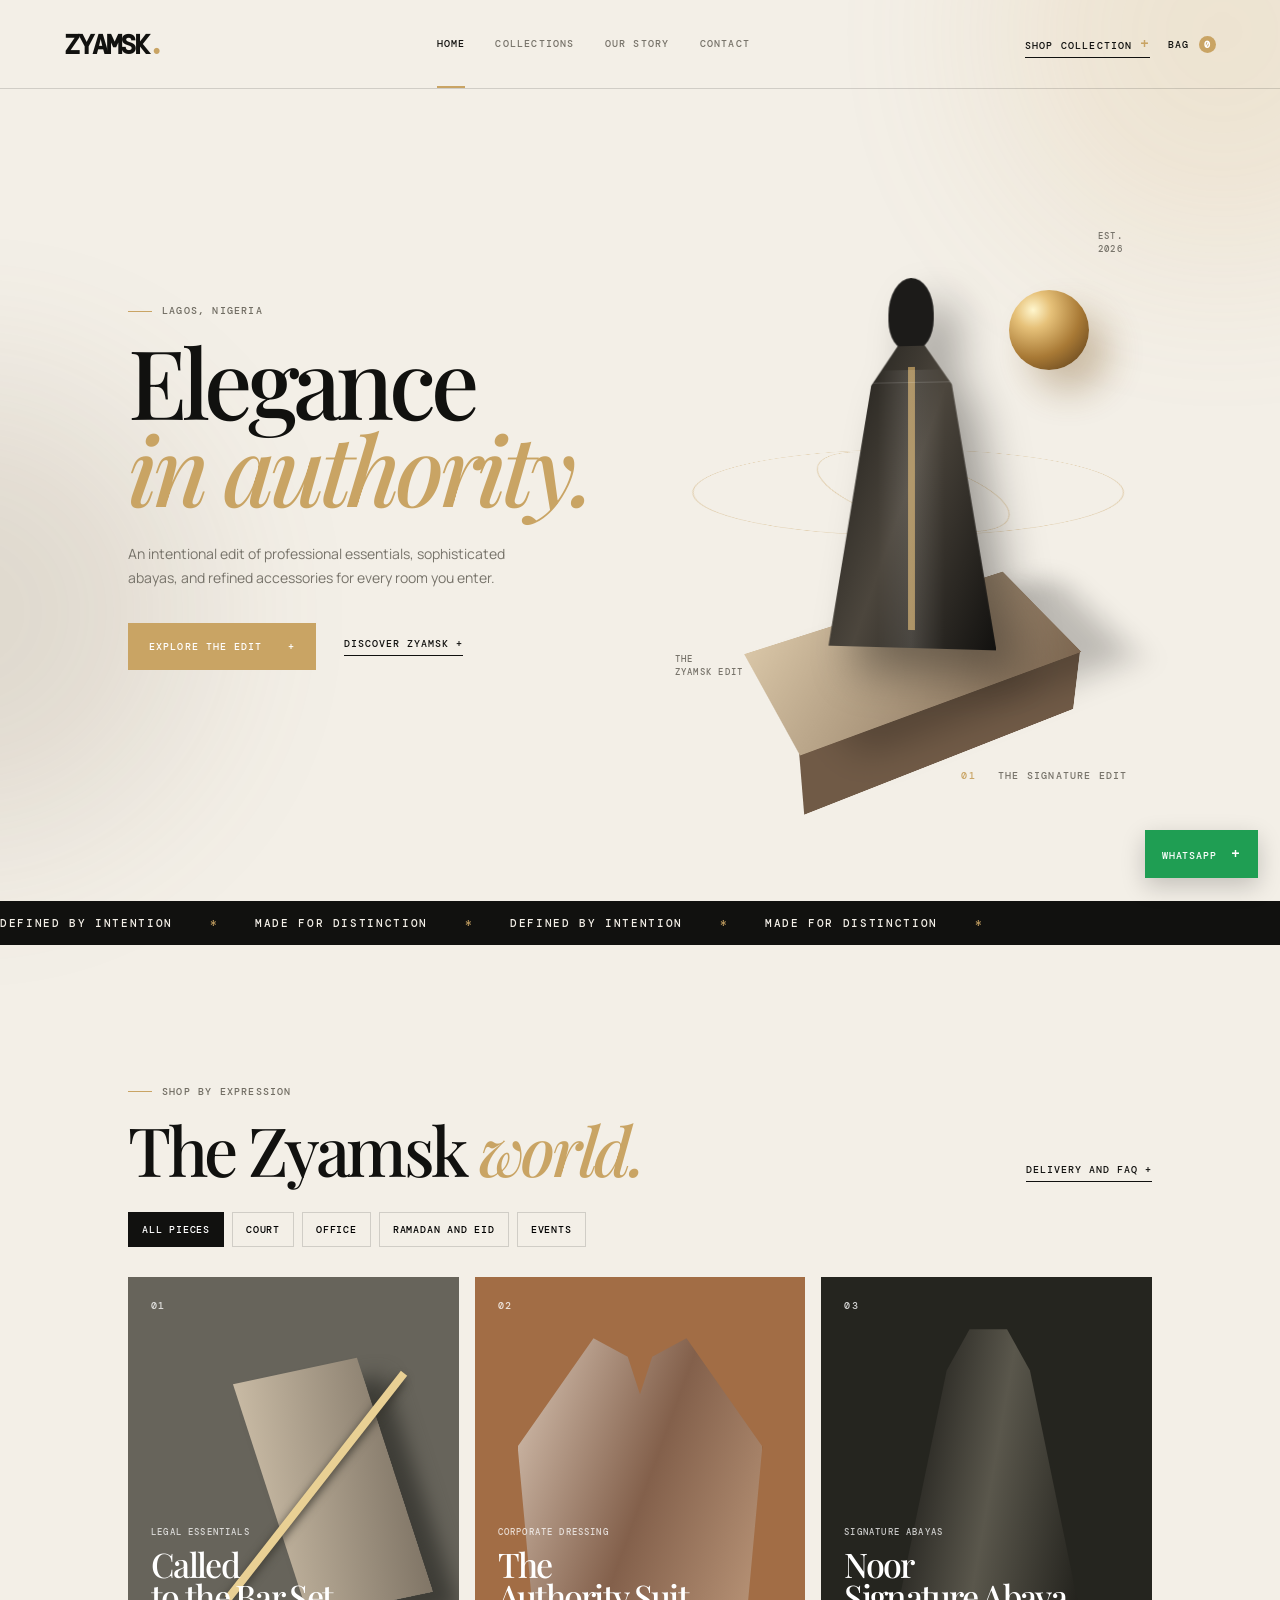
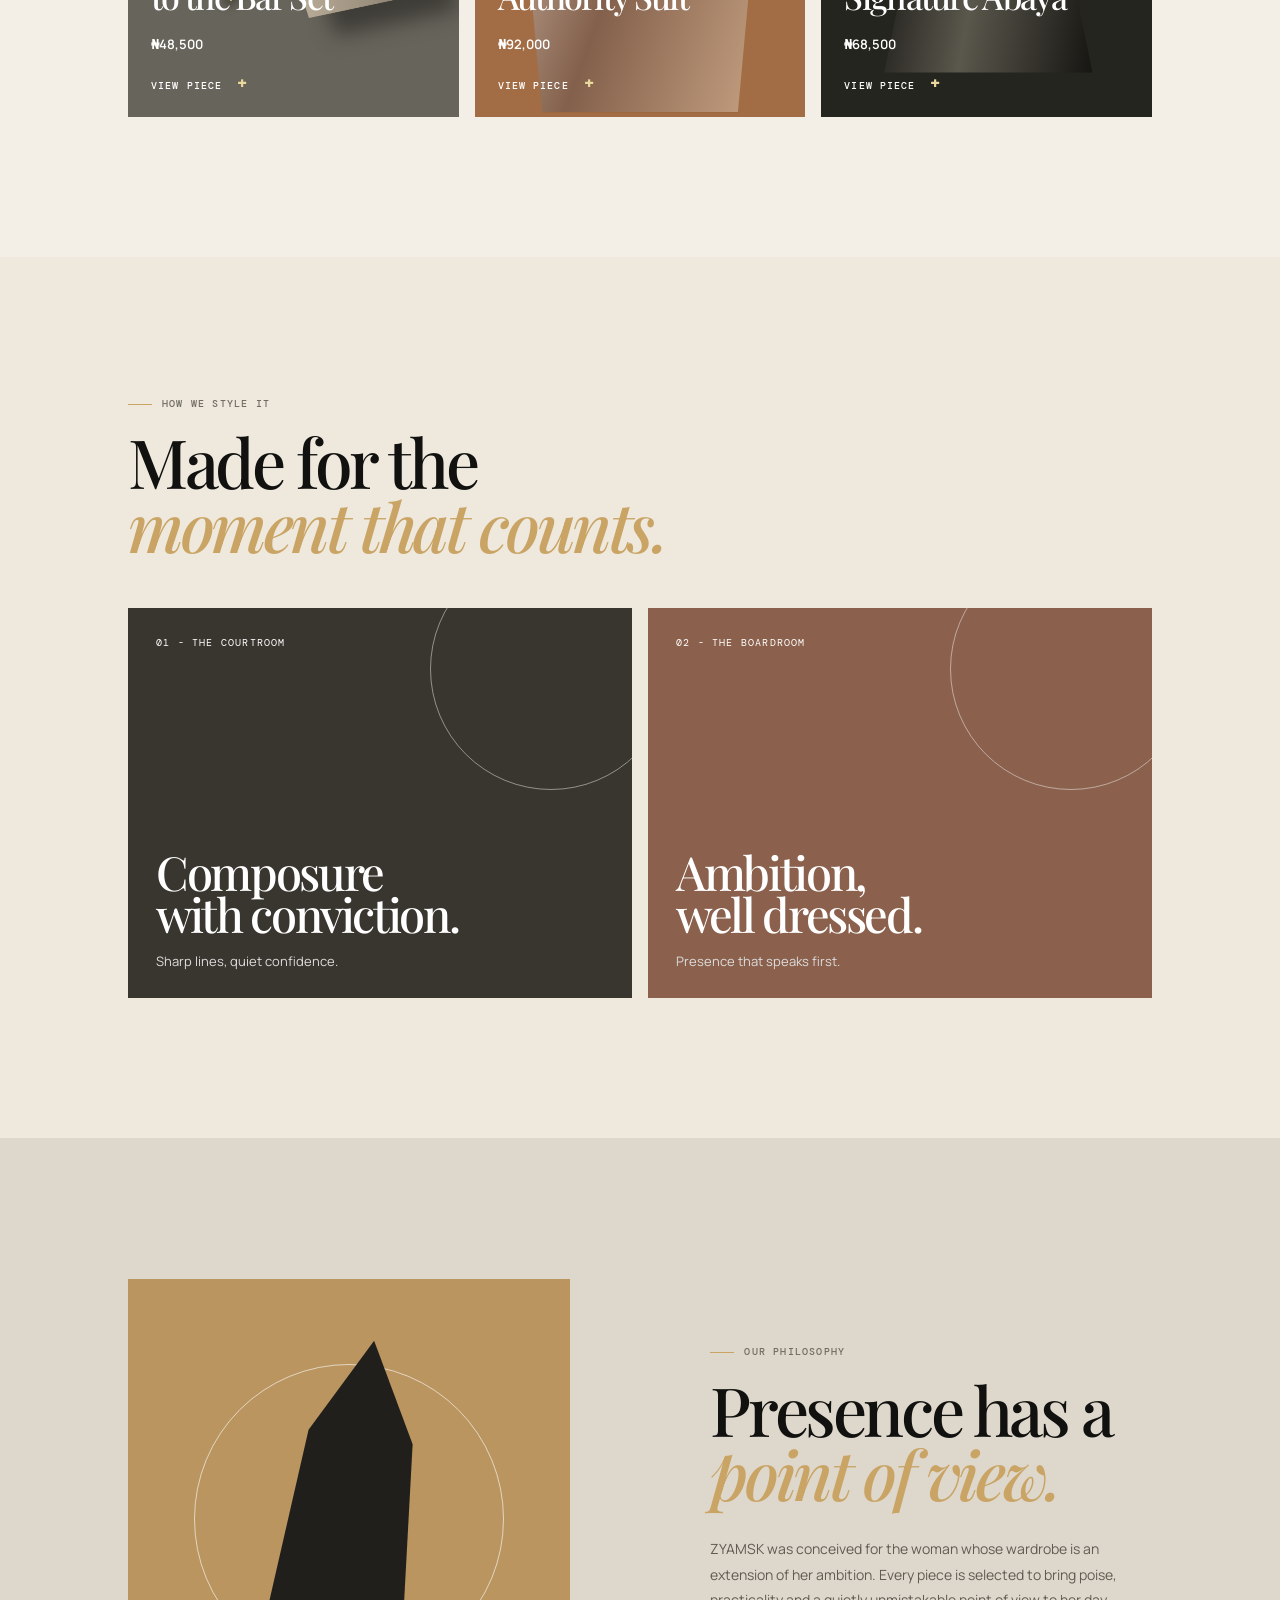
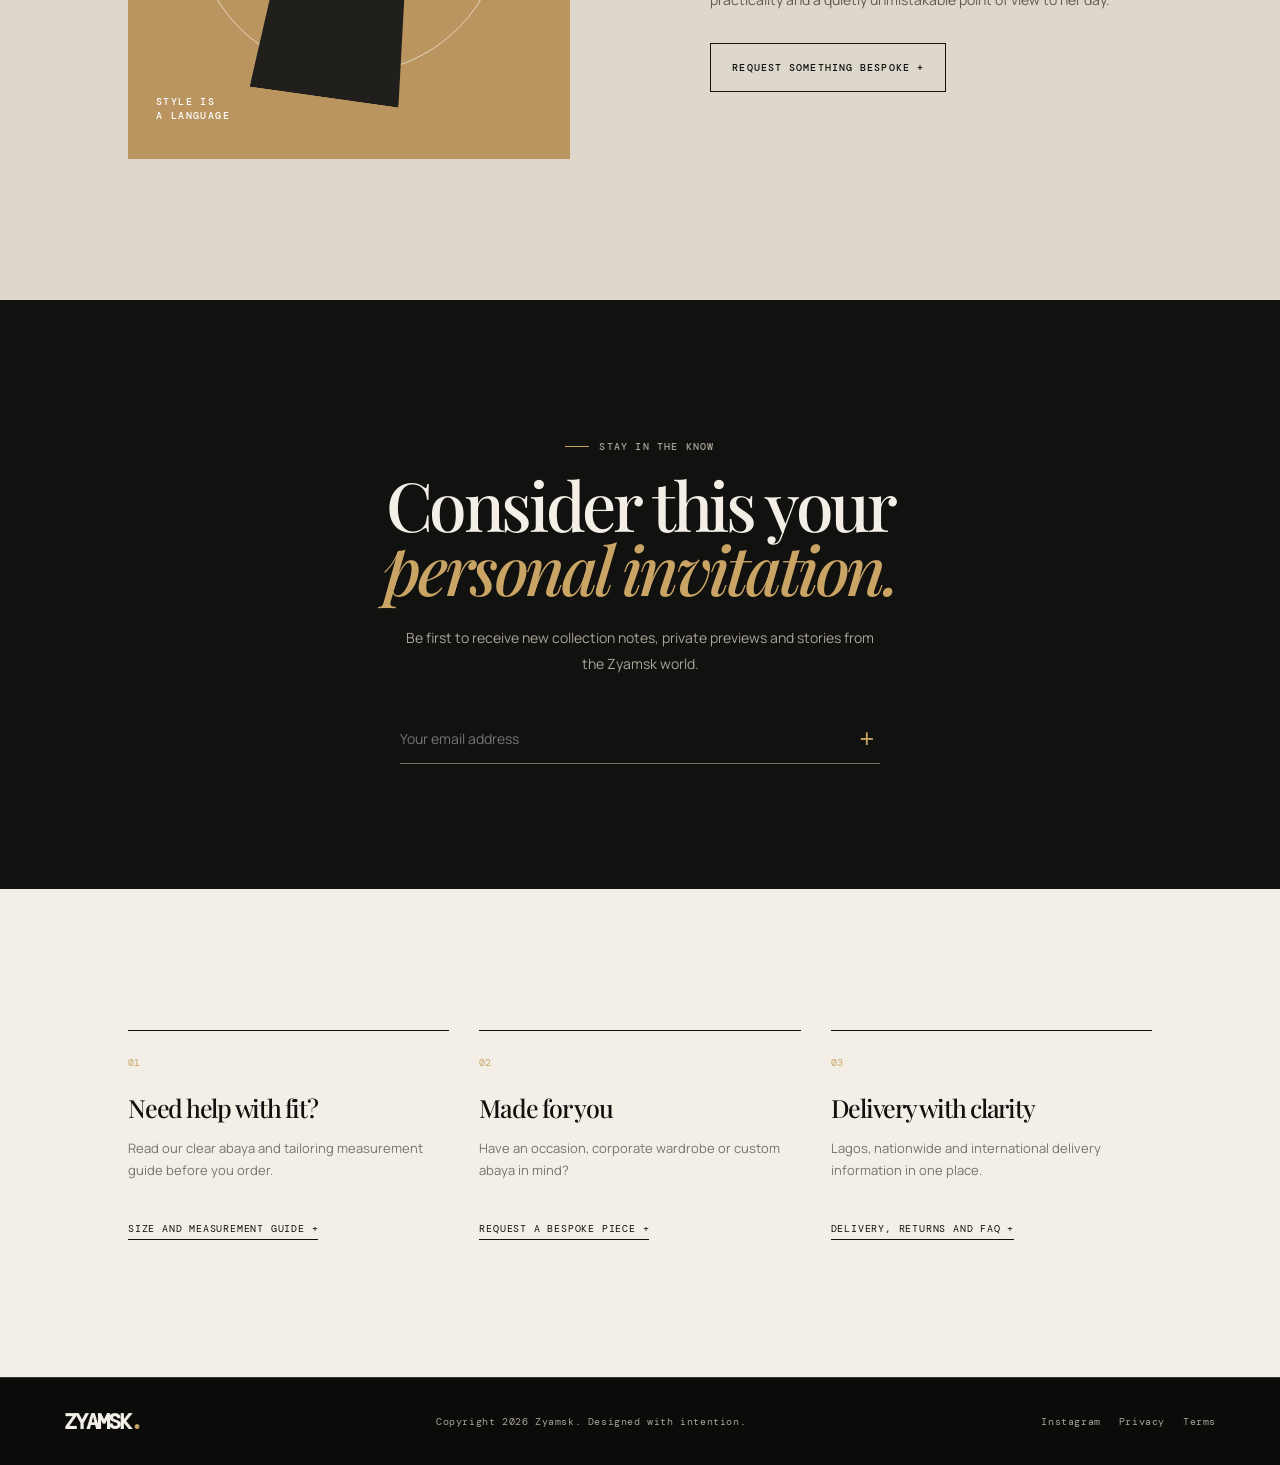
<file: index.html>
<!doctype html><html lang="en"><head><meta charset="utf-8"><meta name="viewport" content="width=device-width,initial-scale=1"><meta name="description" content="ZYAMSK - refined legal, corporate and modest fashion for women of distinction in Nigeria and beyond."><meta property="og:title" content="ZYAMSK | Elegance in Authority"><meta property="og:description" content="Professional essentials, signature abayas and considered gifts, selected for distinction."><meta property="og:type" content="website"><meta property="og:image" content="og-image.svg"><meta name="theme-color" content="#11110f"><title>ZYAMSK | Elegance in Authority</title><link rel="preconnect" href="https://fonts.googleapis.com"><link rel="preconnect" href="https://fonts.gstatic.com" crossorigin><link href="https://fonts.googleapis.com/css2?family=DM+Mono:wght@400;500&family=Manrope:wght@400;500;600;700&family=Playfair+Display:ital,wght@0,500;0,600;0,700;1,500&display=swap" rel="stylesheet"><link rel="icon" href="favicon.svg" type="image/svg+xml"><link rel="stylesheet" href="style.css"></head>
<body><div class="page-glow glow-one"></div><div class="page-glow glow-two"></div><header class="site-header"><a class="brand" href="#top">ZYAMSK<span>.</span></a><button class="menu-button" type="button" aria-label="Open navigation" aria-expanded="false"><span></span><span></span></button><nav class="navigation" aria-label="Main navigation"><a class="active" href="#top">Home</a><a href="#collections">Collections</a><a href="#story">Our story</a><a href="#contact">Contact</a></nav><div class="header-actions"><a class="header-cta" href="#collections">Shop collection <span>+</span></a><a class="cart-link" href="cart.html">Bag <b data-cart-count>0</b></a></div></header>
<main id="top"><section class="hero"><div class="hero-copy reveal"><p class="eyebrow"><span></span>Lagos, Nigeria</p><h1>Elegance<br><em>in authority.</em></h1><p class="hero-intro">An intentional edit of professional essentials, sophisticated abayas, and refined accessories for every room you enter.</p><div class="hero-actions"><a class="button button-gold" href="#collections">Explore the edit <span>+</span></a><a class="text-link" href="#story">Discover Zyamsk +</a></div></div><div class="hero-scene reveal" aria-label="Featured Zyamsk collection visual"><div class="scene-orbit orbit-large"></div><div class="scene-orbit orbit-small"></div><div class="floating-note note-top">EST.<br>2026</div><div class="floating-note note-bottom">THE<br>ZYAMSK EDIT</div><div class="product-plinth"><div class="plinth-top"></div><div class="plinth-face"></div></div><div class="abaya-silhouette"><div class="abaya-head"></div><div class="abaya-body"><i></i><b></b></div></div><div class="gold-sphere"></div><div class="scene-caption"><span>01</span> The signature edit</div></div></section>
<section class="marquee"><div>Defined by intention <i>*</i> Made for distinction <i>*</i> Defined by intention <i>*</i> Made for distinction <i>*</i></div></section>
<section class="collections section" id="collections"><div class="section-heading reveal"><p class="eyebrow"><span></span>Shop by expression</p><h2>The Zyamsk <em>world.</em></h2><a class="text-link" href="policies.html">Delivery and FAQ +</a></div><div class="occasion-filter"><button class="active" data-filter="all">All pieces</button><button data-filter="court">Court</button><button data-filter="office">Office</button><button data-filter="ramadan">Ramadan and Eid</button><button data-filter="event">Events</button></div><div class="collection-grid" id="product-grid"></div></section>
<section class="lookbook section"><div class="section-heading reveal"><p class="eyebrow"><span></span>How we style it</p><h2>Made for the<br><em>moment that counts.</em></h2></div><div class="lookbook-grid"><article class="look-card court reveal"><span>01 - The courtroom</span><h3>Composure<br>with conviction.</h3><p>Sharp lines, quiet confidence.</p></article><article class="look-card boardroom reveal"><span>02 - The boardroom</span><h3>Ambition,<br>well dressed.</h3><p>Presence that speaks first.</p></article></div></section>
<section class="story section" id="story"><div class="story-visual reveal"><div class="story-ring"></div><div class="story-shape"></div><p>STYLE IS<br>A LANGUAGE</p></div><div class="story-copy reveal"><p class="eyebrow"><span></span>Our philosophy</p><h2>Presence has a<br><em>point of view.</em></h2><p>ZYAMSK was conceived for the woman whose wardrobe is an extension of her ambition. Every piece is selected to bring poise, practicality and a quietly unmistakable point of view to her day.</p><a class="button button-outline" href="guide.html#bespoke">Request something bespoke +</a></div></section>
<section class="newsletter section" id="contact"><p class="eyebrow"><span></span>Stay in the know</p><h2>Consider this your<br><em>personal invitation.</em></h2><p>Be first to receive new collection notes, private previews and stories from the Zyamsk world.</p><form class="email-form" data-newsletter-form><label class="sr-only" for="email">Email address</label><input id="email" type="email" placeholder="Your email address" required><button type="submit" aria-label="Subscribe">+</button></form></section>
<section class="service-strip section"><article><span>01</span><h3>Need help with fit?</h3><p>Read our clear abaya and tailoring measurement guide before you order.</p><a href="guide.html">Size and measurement guide +</a></article><article><span>02</span><h3>Made for you</h3><p>Have an occasion, corporate wardrobe or custom abaya in mind?</p><a href="guide.html#bespoke">Request a bespoke piece +</a></article><article><span>03</span><h3>Delivery with clarity</h3><p>Lagos, nationwide and international delivery information in one place.</p><a href="policies.html">Delivery, returns and FAQ +</a></article></section></main>
<a class="whatsapp-float" href="https://wa.me/2340000000000?text=Hello%20ZYAMSK%2C%20I%20would%20like%20to%20make%20an%20enquiry." target="_blank" rel="noopener">WhatsApp <span>+</span></a><footer class="site-footer"><a class="brand" href="#top">ZYAMSK<span>.</span></a><p>Copyright 2026 Zyamsk. Designed with intention.</p><div><a href="https://instagram.com" target="_blank" rel="noopener">Instagram</a><a href="https://tiktok.com" target="_blank" rel="noopener">TikTok</a><a href="policies.html#privacy">Privacy</a><a href="policies.html#terms">Terms</a></div></footer><script src="script.js"></script></body></html>
</file>
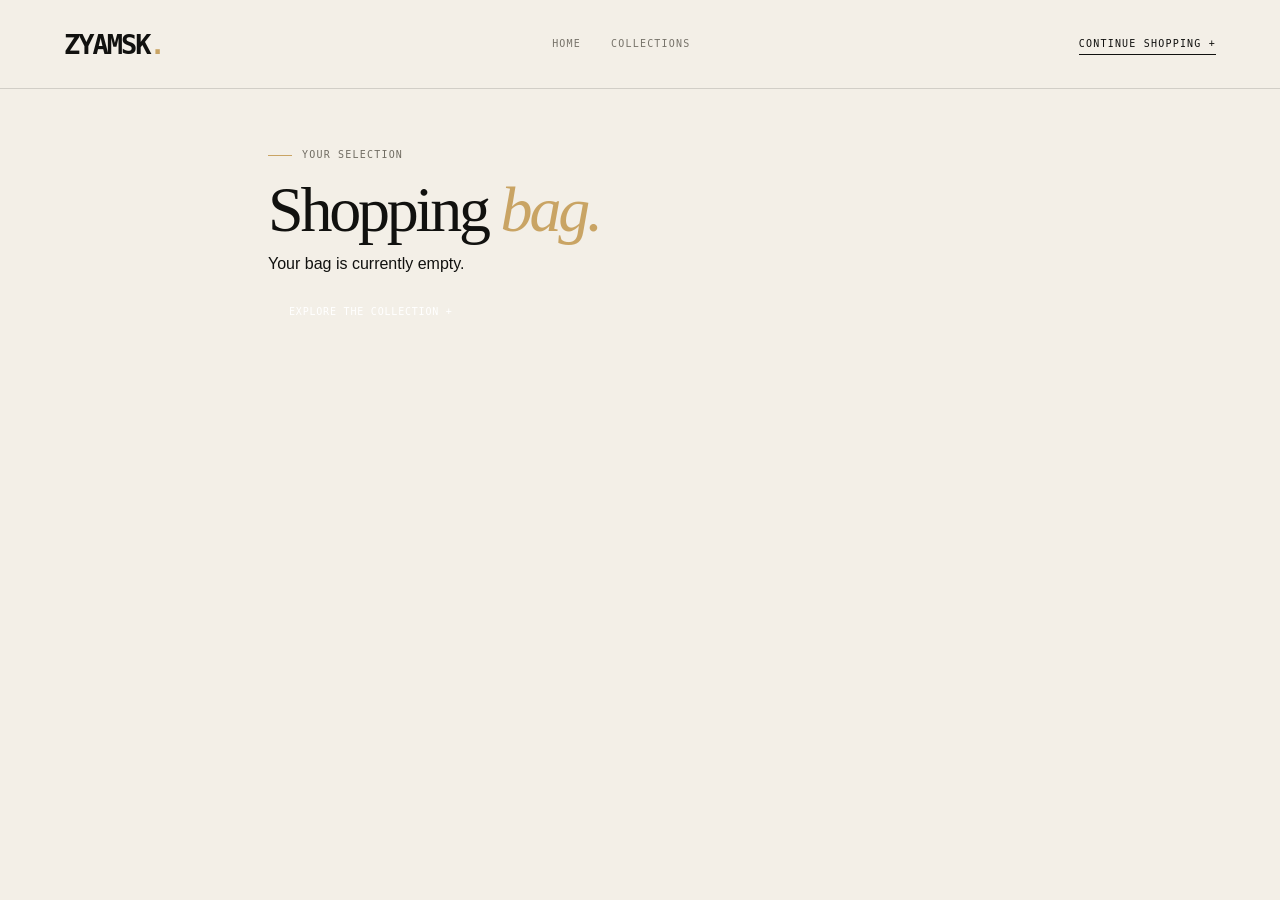
<file: cart.html>
<!doctype html><html lang="en"><head><meta charset="utf-8"><meta name="viewport" content="width=device-width,initial-scale=1"><title>Your Bag | ZYAMSK</title><link rel="stylesheet" href="style.css"><link rel="stylesheet" href="shop.css"></head><body><header class="site-header"><a class="brand" href="index.html">ZYAMSK<span>.</span></a><nav class="navigation"><a href="index.html">Home</a><a href="index.html#collections">Collections</a></nav><a class="header-cta" href="index.html#collections">Continue shopping +</a></header><main class="cart-page"><p class="eyebrow"><span></span>Your selection</p><h1>Shopping <em>bag.</em></h1><div data-cart></div></main><script src="script.js"></script></body></html>
</file>
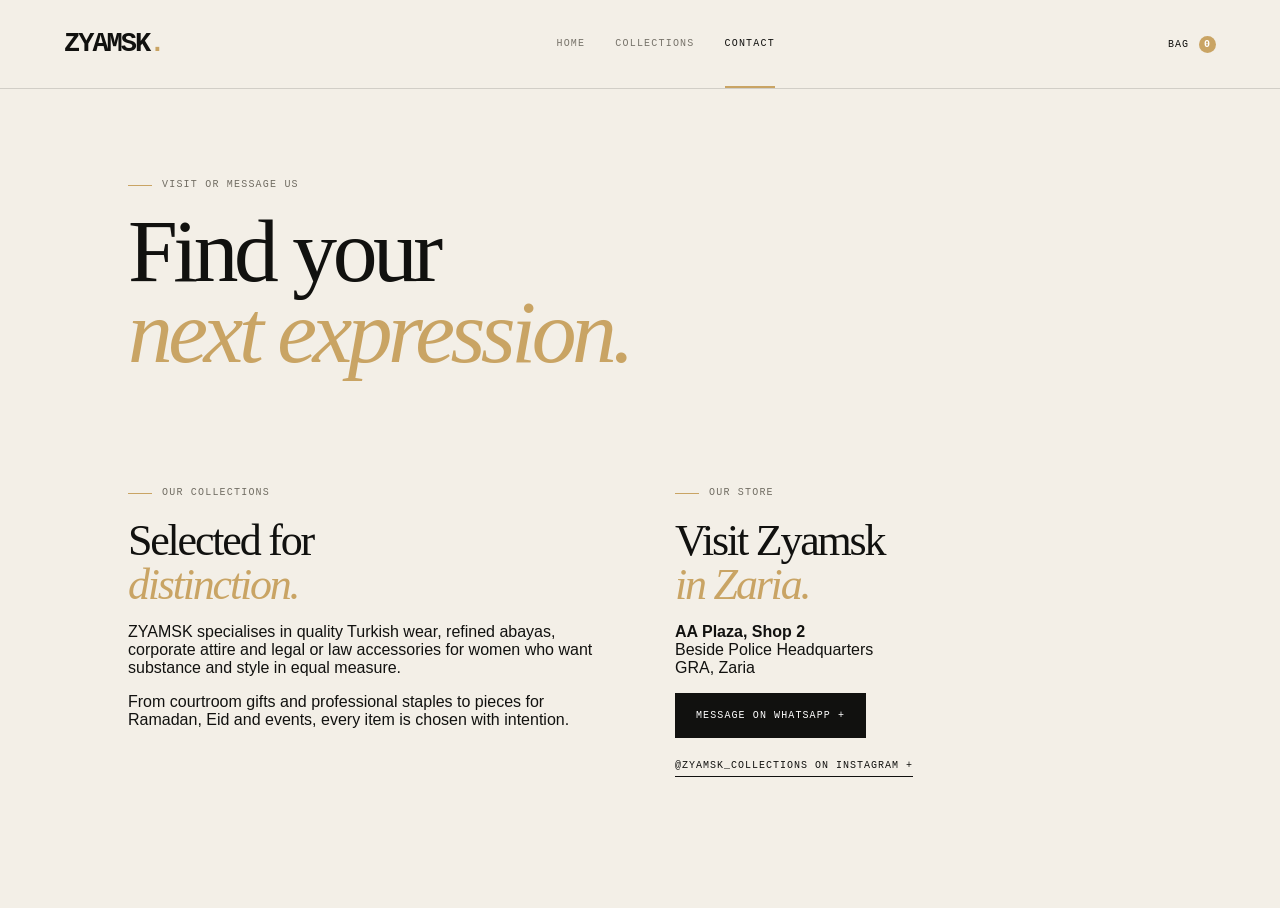
<file: contact.html>
<!doctype html><html lang="en"><head><meta charset="utf-8"><meta name="viewport" content="width=device-width,initial-scale=1"><meta name="description" content="Contact Zyamsk Collections in Zaria for Turkish wear, abayas, corporate attire and legal accessories."><title>Contact ZYAMSK | Zaria</title><link rel="stylesheet" href="style.css"><link rel="stylesheet" href="shop.css"></head><body><header class="site-header"><a class="brand" href="index.html">ZYAMSK<span>.</span></a><nav class="navigation"><a href="index.html">Home</a><a href="index.html#collections">Collections</a><a class="active" href="contact.html">Contact</a></nav><a class="cart-link" href="cart.html">Bag <b data-cart-count>0</b></a></header><main><section class="page-intro"><p class="eyebrow"><span></span>Visit or message us</p><h1>Find your<br><em>next expression.</em></h1></section><section class="policy-grid"><article><p class="eyebrow"><span></span>Our collections</p><h2>Selected for<br><em>distinction.</em></h2><p>ZYAMSK specialises in quality Turkish wear, refined abayas, corporate attire and legal or law accessories for women who want substance and style in equal measure.</p><p>From courtroom gifts and professional staples to pieces for Ramadan, Eid and events, every item is chosen with intention.</p></article><article><p class="eyebrow"><span></span>Our store</p><h2>Visit Zyamsk<br><em>in Zaria.</em></h2><p><strong>AA Plaza, Shop 2</strong><br>Beside Police Headquarters<br>GRA, Zaria</p><p><a class="button button-dark" href="https://wa.me/2348036841108?text=Hello%20ZYAMSK%2C%20I%20would%20like%20to%20make%20an%20enquiry." target="_blank" rel="noopener">Message on WhatsApp +</a></p><p><a class="text-link" href="https://www.instagram.com/zyamsk_collections/" target="_blank" rel="noopener">@zyamsk_collections on Instagram +</a></p></article></section></main><script src="script.js"></script></body></html>
</file>
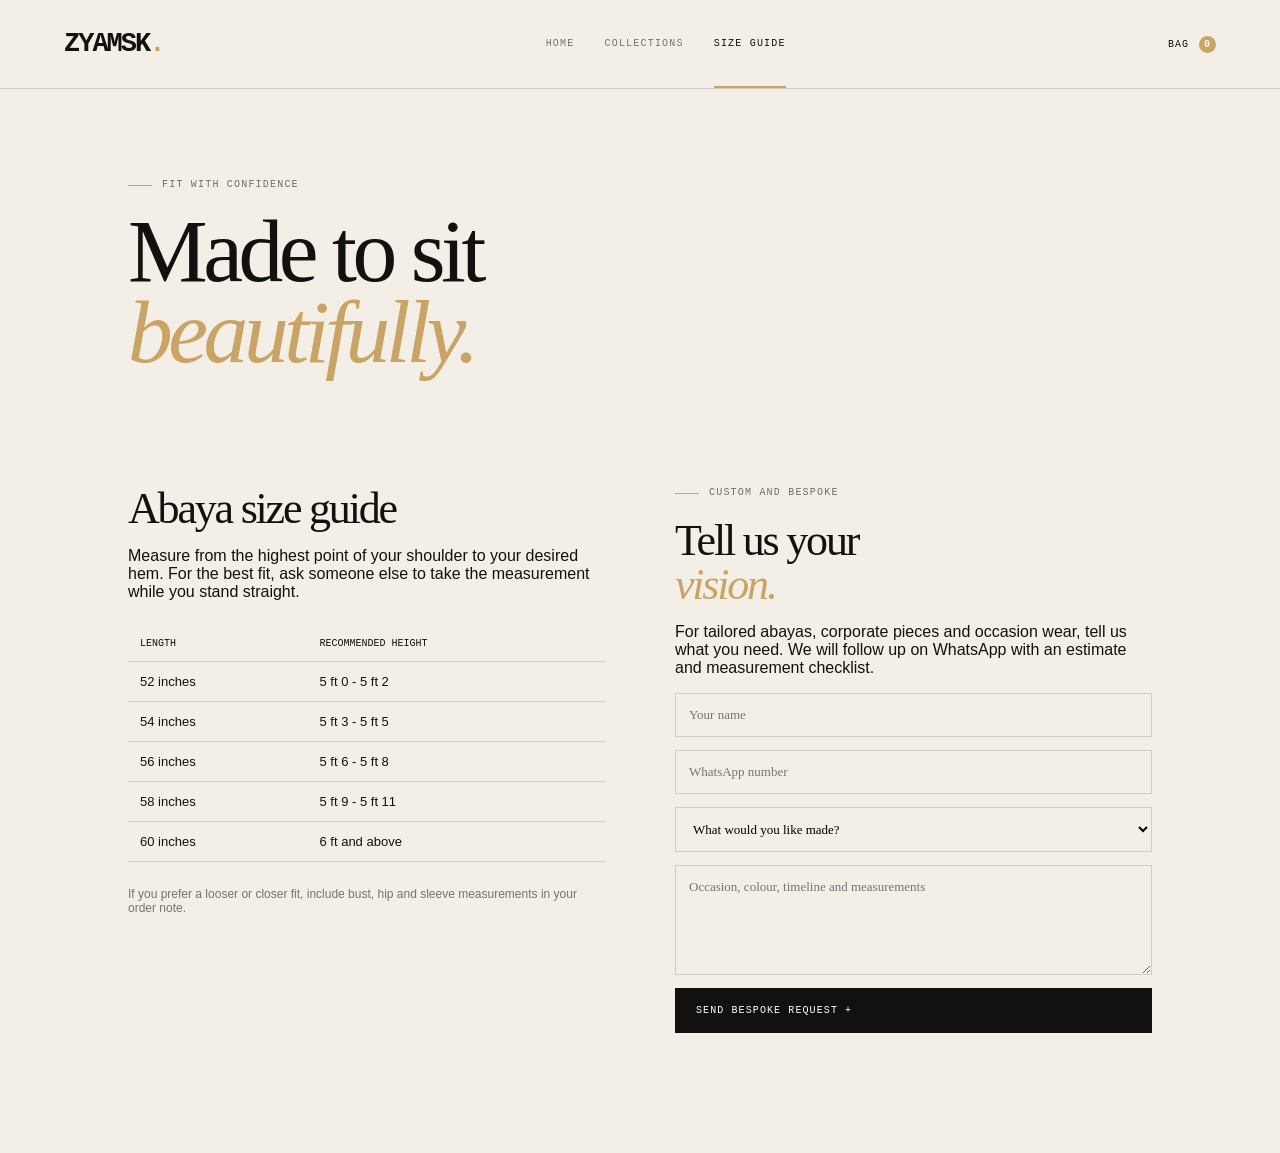
<file: guide.html>
<!doctype html><html lang="en"><head><meta charset="utf-8"><meta name="viewport" content="width=device-width,initial-scale=1"><title>Size Guide and Bespoke | ZYAMSK</title><link rel="stylesheet" href="style.css"><link rel="stylesheet" href="shop.css"></head><body><header class="site-header"><a class="brand" href="index.html">ZYAMSK<span>.</span></a><nav class="navigation"><a href="index.html">Home</a><a href="index.html#collections">Collections</a><a class="active" href="guide.html">Size guide</a></nav><a class="cart-link" href="cart.html">Bag <b data-cart-count>0</b></a></header><main><section class="page-intro"><p class="eyebrow"><span></span>Fit with confidence</p><h1>Made to sit<br><em>beautifully.</em></h1></section><section class="guide-grid"><article><h2>Abaya size guide</h2><p>Measure from the highest point of your shoulder to your desired hem. For the best fit, ask someone else to take the measurement while you stand straight.</p><table class="size-table"><thead><tr><th>Length</th><th>Recommended height</th></tr></thead><tbody><tr><td>52 inches</td><td>5 ft 0 - 5 ft 2</td></tr><tr><td>54 inches</td><td>5 ft 3 - 5 ft 5</td></tr><tr><td>56 inches</td><td>5 ft 6 - 5 ft 8</td></tr><tr><td>58 inches</td><td>5 ft 9 - 5 ft 11</td></tr><tr><td>60 inches</td><td>6 ft and above</td></tr></tbody></table><p class="contact-note">If you prefer a looser or closer fit, include bust, hip and sleeve measurements in your order note.</p></article><article id="bespoke"><p class="eyebrow"><span></span>Custom and bespoke</p><h2>Tell us your<br><em>vision.</em></h2><p>For tailored abayas, corporate pieces and occasion wear, tell us what you need. We will follow up on WhatsApp with an estimate and measurement checklist.</p><form class="bespoke-form" data-bespoke-form><input required placeholder="Your name"><input required type="tel" placeholder="WhatsApp number"><select required><option value="">What would you like made?</option><option>Custom abaya</option><option>Corporate outfit</option><option>Event outfit</option><option>Legal attire or gift set</option></select><textarea placeholder="Occasion, colour, timeline and measurements"></textarea><button class="button button-dark" type="submit">Send bespoke request +</button></form></article></section></main><script src="script.js"></script></body></html>
</file>
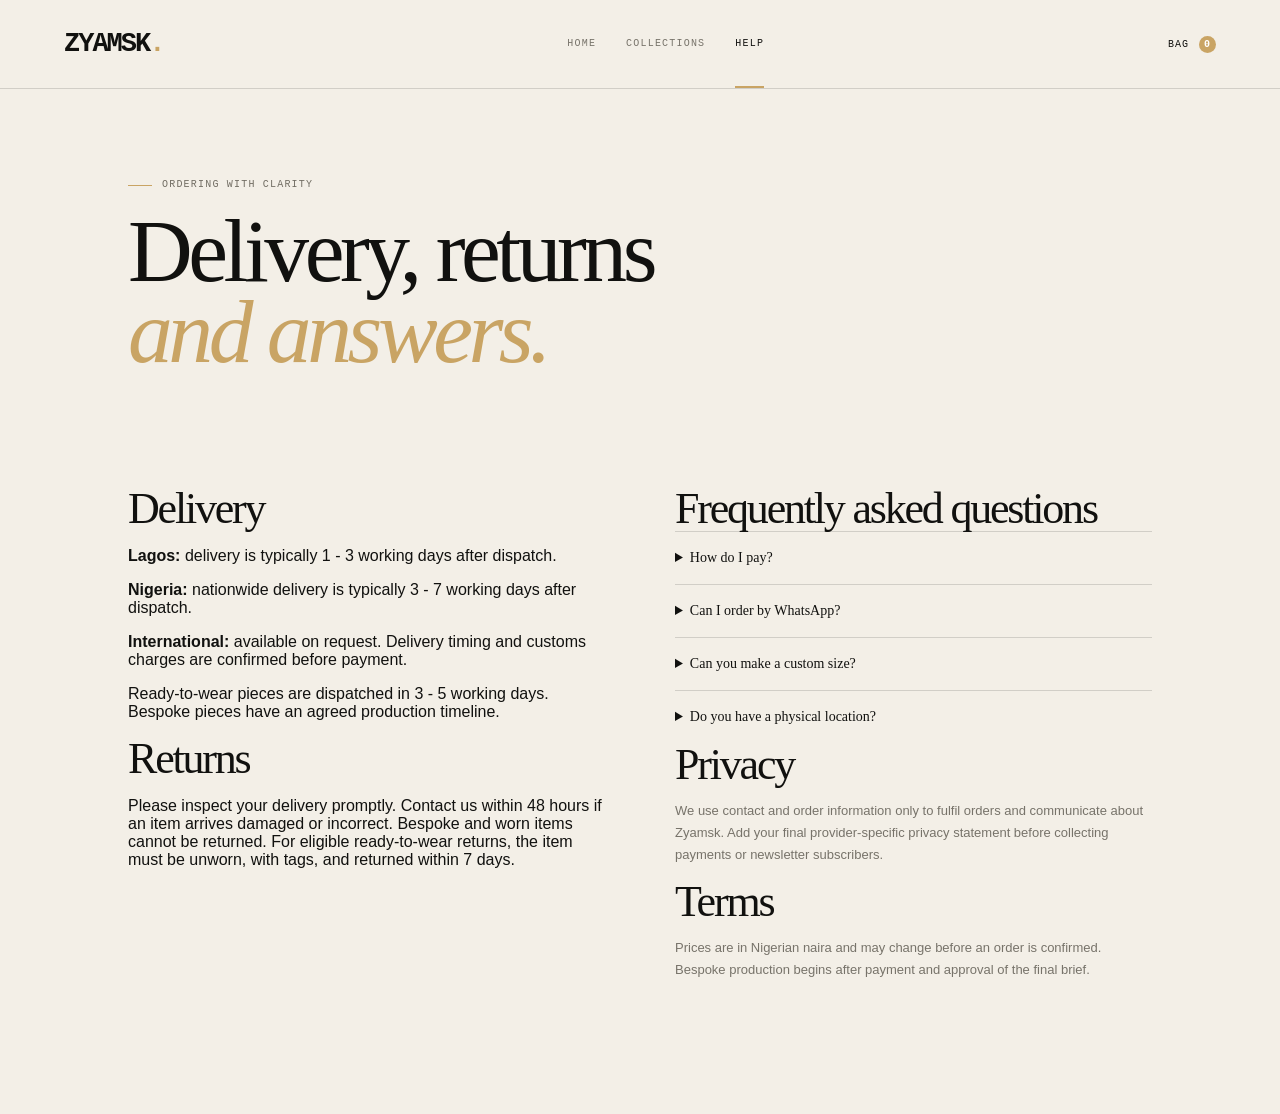
<file: policies.html>
<!doctype html><html lang="en"><head><meta charset="utf-8"><meta name="viewport" content="width=device-width,initial-scale=1"><title>Delivery, Returns and FAQ | ZYAMSK</title><link rel="stylesheet" href="style.css"><link rel="stylesheet" href="shop.css"></head><body><header class="site-header"><a class="brand" href="index.html">ZYAMSK<span>.</span></a><nav class="navigation"><a href="index.html">Home</a><a href="index.html#collections">Collections</a><a class="active" href="policies.html">Help</a></nav><a class="cart-link" href="cart.html">Bag <b data-cart-count>0</b></a></header><main><section class="page-intro"><p class="eyebrow"><span></span>Ordering with clarity</p><h1>Delivery, returns<br><em>and answers.</em></h1></section><section class="policy-grid"><article><h2>Delivery</h2><p><strong>Lagos:</strong> delivery is typically 1 - 3 working days after dispatch.</p><p><strong>Nigeria:</strong> nationwide delivery is typically 3 - 7 working days after dispatch.</p><p><strong>International:</strong> available on request. Delivery timing and customs charges are confirmed before payment.</p><p>Ready-to-wear pieces are dispatched in 3 - 5 working days. Bespoke pieces have an agreed production timeline.</p><h2>Returns</h2><p>Please inspect your delivery promptly. Contact us within 48 hours if an item arrives damaged or incorrect. Bespoke and worn items cannot be returned. For eligible ready-to-wear returns, the item must be unworn, with tags, and returned within 7 days.</p></article><article class="faq"><h2>Frequently asked questions</h2><details><summary>How do I pay?</summary><p>Paystack or Flutterwave payment options will be enabled at checkout before launch. Until then, the team confirms payment securely by WhatsApp.</p></details><details><summary>Can I order by WhatsApp?</summary><p>Yes. Use the WhatsApp button on every product to ask questions or place an order directly.</p></details><details><summary>Can you make a custom size?</summary><p>Yes. Use the bespoke form or WhatsApp us your measurements, preferred fabric, colour and deadline.</p></details><details><summary>Do you have a physical location?</summary><p>Yes. Visit us at AA Plaza, Shop 2, beside Police Headquarters, GRA, Zaria. Appointments are recommended for fittings.</p></details><section id="privacy"><h2>Privacy</h2><p>We use contact and order information only to fulfil orders and communicate about Zyamsk. Add your final provider-specific privacy statement before collecting payments or newsletter subscribers.</p></section><section id="terms"><h2>Terms</h2><p>Prices are in Nigerian naira and may change before an order is confirmed. Bespoke production begins after payment and approval of the final brief.</p></section></article></section></main><script src="script.js"></script></body></html>
</file>
<file: style.css>
@import url('shop.css');
:root { --ink:#11110f; --paper:#f3efe7; --gold:#c9a464; --muted:#77736a; --line:rgba(17,17,15,.15); }
* { box-sizing:border-box; } html { scroll-behavior:smooth; } body { margin:0; color:var(--ink); background:var(--paper); font-family:Manrope,Arial,sans-serif; overflow-x:hidden; } a { color:inherit; text-decoration:none; } .page-glow { position:fixed; z-index:-1; width:35vw; height:35vw; border-radius:50%; filter:blur(90px); opacity:.15; pointer-events:none; } .glow-one{background:#d1a55d;right:-13vw;top:-15vw}.glow-two{background:#766147;left:-20vw;bottom:5vw}
.site-header { min-height:88px; display:flex; align-items:center; justify-content:space-between; border-bottom:1px solid var(--line); padding:0 clamp(24px,5vw,78px); position:relative; z-index:4; } .brand { font:600 27px/1 'DM Mono',monospace; letter-spacing:-2px; }.brand span{color:var(--gold)}.navigation{display:flex;gap:30px}.navigation a,.header-cta,.eyebrow,.card-number,.scene-caption{font:500 10px/1.2 'DM Mono',monospace;letter-spacing:.12em;text-transform:uppercase}.navigation a{color:var(--muted);padding:38px 0;position:relative}.navigation a.active,.navigation a:hover{color:var(--ink)}.navigation a.active:after{content:'';height:2px;background:var(--gold);bottom:0;left:0;right:0;position:absolute}.header-cta{border-bottom:1px solid var(--ink);padding:4px 0}.header-cta span{color:var(--gold);font-size:15px}.menu-button{display:none}
.hero { min-height:calc(100vh - 88px); display:grid; grid-template-columns:1.02fr .98fr; align-items:center; padding:55px clamp(24px,10vw,158px) 70px; gap:30px; }.hero-copy{max-width:580px}.eyebrow{display:flex;align-items:center;gap:10px;color:#716d63;margin:0 0 20px}.eyebrow span{width:24px;height:1px;background:var(--gold)}h1,h2,h3{font-family:'Playfair Display',Georgia,serif;font-weight:500;margin:0;letter-spacing:-.05em}h1{font-size:clamp(60px,7.5vw,116px);line-height:.9}h1 em,h2 em{font-weight:500;color:var(--gold)}.hero-intro{max-width:420px;line-height:1.75;color:var(--muted);font-size:14px;margin:32px 0}.hero-actions{display:flex;align-items:center;gap:28px}.button{font:500 10px 'DM Mono',monospace;letter-spacing:.11em;text-transform:uppercase;display:inline-flex;gap:25px;align-items:center;padding:17px 21px;transition:.25s}.button-gold{background:var(--gold);color:#fff}.button-gold:hover{background:var(--ink);transform:translateY(-3px)}.text-link{font:500 10px 'DM Mono',monospace;letter-spacing:.1em;text-transform:uppercase;border-bottom:1px solid var(--ink);padding-bottom:5px}.text-link span{color:var(--gold);font-size:15px;margin-left:5px}
.hero-scene{height:min(600px,63vw);min-height:470px;position:relative;isolation:isolate;perspective:1000px}.scene-orbit{border:1px solid rgba(201,164,100,.45);position:absolute;border-radius:50%;left:50%;top:50%;transform:translate(-50%,-50%) rotateX(68deg);}.orbit-large{width:88%;height:38%;}.orbit-small{width:52%;height:22%;transform:translate(-50%,-50%) rotateX(68deg) rotateZ(50deg)}.product-plinth{position:absolute;width:62%;height:25%;left:20%;bottom:10%;transform:rotateX(58deg) rotateZ(-27deg);transform-style:preserve-3d}.plinth-top{position:absolute;inset:0;background:linear-gradient(135deg,#d9c6a7,#7c6650);box-shadow:45px 30px 35px rgba(0,0,0,.22)}.plinth-face{position:absolute;width:100%;height:80px;bottom:-78px;transform-origin:top;transform:rotateX(-90deg);background:#705a46}.abaya-silhouette{position:absolute;left:33%;bottom:22%;width:35%;height:63%;filter:drop-shadow(24px 25px 22px rgba(0,0,0,.35));transform:rotateY(-10deg);animation:float 5s ease-in-out infinite}.abaya-head{height:19%;width:27%;border-radius:50% 50% 42% 42%;background:#1c1b19;margin:auto}.abaya-body{height:80%;margin:-4px auto 0;width:100%;background:linear-gradient(110deg,#191815,#4c463d 48%,#12110f);clip-path:polygon(42% 0,58% 0,74% 13%,100% 100%,0 100%,26% 13%);position:relative}.abaya-body:after{content:'';position:absolute;inset:8% 30% 0;background:linear-gradient(90deg,transparent,rgba(255,255,255,.11),transparent);}.abaya-body i{position:absolute;width:4%;height:87%;background:var(--gold);left:48%;top:7%;opacity:.75}.abaya-body b{position:absolute;left:24%;top:12%;width:50%;height:1px;background:rgba(255,255,255,.15)}.gold-sphere{position:absolute;width:80px;height:80px;border-radius:50%;right:13%;top:17%;background:radial-gradient(circle at 30% 25%,#fff6cd 0,#e6c179 22%,#a87935 58%,#513617 100%);box-shadow:20px 22px 35px rgba(116,77,20,.3);animation:float 4s .5s ease-in-out infinite}.floating-note{position:absolute;font:500 9px/1.45 'DM Mono',monospace;letter-spacing:.14em;color:var(--muted)}.note-top{right:6%;top:7%}.note-bottom{left:2%;bottom:18%}.scene-caption{position:absolute;bottom:1%;right:5%;color:var(--muted)}.scene-caption span{color:var(--gold);margin-right:15px}@keyframes float{50%{transform:translateY(-13px) rotateY(-3deg)}}
.marquee{background:var(--ink);color:var(--paper);overflow:hidden;white-space:nowrap;padding:15px 0;font:500 11px 'DM Mono',monospace;letter-spacing:.15em;text-transform:uppercase}.marquee div{display:inline-block;animation:scroll 25s linear infinite}.marquee i{font-style:normal;color:var(--gold);margin:0 28px}@keyframes scroll{to{transform:translateX(-50%)}}
.section{padding:clamp(80px,11vw,160px) clamp(24px,10vw,158px)}.section-heading{display:grid;grid-template-columns:1fr auto;align-items:end;margin-bottom:50px}.section-heading .eyebrow{grid-column:1/-1}.section-heading h2,.story h2,.newsletter h2{font-size:clamp(48px,5.3vw,80px);line-height:.94}.collection-grid{display:grid;grid-template-columns:repeat(3,1fr);gap:16px}.collection-card{height:440px;position:relative;overflow:hidden;padding:23px;color:white;transition:transform .35s;display:flex;flex-direction:column;justify-content:space-between}.collection-card:hover{transform:translateY(-10px)}.card-legal{background:#67645b}.card-corporate{background:#a26d45}.card-abaya{background:#25251f}.card-number{opacity:.8}.card-content{position:relative;z-index:2}.card-content p{font:500 9px 'DM Mono',monospace;text-transform:uppercase;letter-spacing:.13em;margin:0 0 10px;opacity:.75}.card-content h3{font-size:34px;line-height:.95;margin:0 0 22px}.card-content>span{font:500 10px 'DM Mono',monospace;text-transform:uppercase;letter-spacing:.11em}.card-content b{font-size:16px;color:#ead89d;margin-left:8px}.card-art{position:absolute;inset:0}.law-book{position:absolute;width:38%;height:56%;right:19%;top:20%;background:linear-gradient(100deg,#c8baa4,#807566);transform:rotate(-18deg) skewY(6deg);box-shadow:20px 23px 20px #3e3d37}.law-pen{position:absolute;width:8px;height:65%;background:#e9d094;right:42%;top:15%;transform:rotate(38deg);box-shadow:2px 5px 10px #38362e}.blazer{position:absolute;width:74%;height:85%;left:13%;top:14%;background:linear-gradient(110deg,#d8c5b4,#83604b 48%,#c6a182);clip-path:polygon(31% 0,45% 5%,50% 15%,55% 5%,69% 0,100% 29%,90% 100%,10% 100%,0 29%);filter:drop-shadow(18px 20px 20px rgba(50,20,5,.3))}.mini-abaya{position:absolute;left:19%;top:12%;width:63%;height:78%;background:linear-gradient(100deg,#090908,#5a574c 50%,#161612);clip-path:polygon(41% 0,59% 0,70% 12%,100% 100%,0 100%,30% 12%);filter:drop-shadow(20px 20px 20px #10100c)}
.story{background:#ded7cb;display:grid;grid-template-columns:1fr 1fr;gap:clamp(45px,11vw,150px);align-items:center}.story-visual{height:480px;background:#ba9560;position:relative;overflow:hidden;display:grid;place-items:center}.story-ring{width:310px;height:310px;border:1px solid rgba(255,255,255,.6);border-radius:50%;position:absolute}.story-shape{height:75%;width:34%;background:#211f1c;clip-path:polygon(50% 0,85% 27%,100% 100%,0 100%,15% 27%);z-index:1;transform:rotate(8deg)}.story-visual p{position:absolute;bottom:26px;left:28px;color:white;font:500 10px/1.4 'DM Mono',monospace;letter-spacing:.14em}.story-copy>p:not(.eyebrow){line-height:1.85;max-width:440px;font-size:14px;color:#605b53;margin:30px 0}.button-outline{border:1px solid var(--ink)}.button-outline:hover{background:var(--ink);color:white}
.newsletter{background:var(--ink);color:var(--paper);text-align:center;padding-bottom:125px}.newsletter .eyebrow{justify-content:center;color:#aaa397}.newsletter>p:not(.eyebrow){color:#aaa397;font-size:14px;line-height:1.8;max-width:470px;margin:25px auto}.email-form{width:min(480px,100%);display:flex;border-bottom:1px solid #777067;margin:38px auto 0}.email-form input{flex:1;background:none;border:0;color:white;padding:15px 0;font:14px Manrope;outline:0}.email-form button{border:0;background:none;color:var(--gold);font-size:25px;cursor:pointer}.site-footer{background:#0b0b0a;color:#aaa397;border-top:1px solid #383630;display:flex;align-items:center;justify-content:space-between;padding:27px clamp(24px,5vw,78px);font:10px 'DM Mono',monospace;letter-spacing:.06em}.site-footer .brand{color:var(--paper);font-size:22px}.site-footer div{display:flex;gap:18px}.sr-only{position:absolute;width:1px;height:1px;overflow:hidden;clip:rect(0,0,0,0)}.reveal{animation:appear .8s both}@keyframes appear{from{opacity:0;transform:translateY(18px)}to{opacity:1;transform:none}}
@media(max-width:760px){.site-header{min-height:72px}.navigation,.header-cta{display:none}.menu-button{display:grid;gap:5px;border:0;background:none;padding:10px}.menu-button span{width:25px;height:1px;background:var(--ink)}.navigation.open{display:flex;position:absolute;top:72px;left:0;right:0;background:var(--paper);padding:15px 24px 25px;flex-direction:column;gap:0;border-bottom:1px solid var(--line)}.navigation a{padding:13px 0}.navigation a.active:after{display:none}.hero{grid-template-columns:1fr;padding-top:65px}.hero-scene{height:480px;min-height:0;order:-1}.hero-copy{width:100%}.collection-grid{grid-template-columns:1fr}.collection-card{height:360px}.section-heading{grid-template-columns:1fr;gap:22px}.story{grid-template-columns:1fr}.story-visual{height:370px}.site-footer{gap:20px;align-items:flex-start;flex-direction:column}.newsletter{padding-bottom:80px}}
</file>
<file: shop.css>
.header-actions{display:flex;align-items:center;gap:18px}.cart-link{font:500 10px 'DM Mono',monospace;text-transform:uppercase;letter-spacing:.1em}.cart-link b{display:inline-grid;place-items:center;width:17px;height:17px;border-radius:50%;background:var(--gold);color:#fff;margin-left:3px}.occasion-filter{display:flex;flex-wrap:wrap;gap:8px;margin:-20px 0 30px}.occasion-filter button{background:transparent;border:1px solid var(--line);font:500 10px 'DM Mono',monospace;letter-spacing:.08em;text-transform:uppercase;padding:10px 13px;cursor:pointer}.occasion-filter button.active,.occasion-filter button:hover{background:var(--ink);color:#fff}.card-price{font:600 13px Manrope;margin:0 0 19px}.lookbook{background:#eee8dd}.lookbook-grid{display:grid;grid-template-columns:1fr 1fr;gap:16px}.look-card{height:390px;padding:28px;color:#fff;display:flex;flex-direction:column;justify-content:flex-end;background:#39362f;position:relative;overflow:hidden}.look-card:before{content:'';position:absolute;width:240px;height:240px;border:1px solid rgba(255,255,255,.45);border-radius:50%;right:-40px;top:-60px}.look-card.boardroom{background:#8b614d}.look-card span{font:10px 'DM Mono',monospace;letter-spacing:.12em;text-transform:uppercase;position:absolute;top:28px}.look-card h3{font-size:47px;line-height:.9;position:relative}.look-card p{font-size:13px;margin:16px 0 0;color:#ddd}.service-strip{display:grid;grid-template-columns:repeat(3,1fr);gap:30px}.service-strip article{border-top:1px solid var(--ink);padding-top:18px}.service-strip span{font:10px 'DM Mono',monospace;color:var(--gold)}.service-strip h3{font-size:25px;margin:20px 0 12px}.service-strip p{font-size:13px;line-height:1.7;color:var(--muted);min-height:65px}.service-strip a{font:10px 'DM Mono',monospace;text-transform:uppercase;letter-spacing:.08em;border-bottom:1px solid var(--ink);padding-bottom:4px}.whatsapp-float{position:fixed;right:22px;bottom:22px;z-index:5;background:#1f9e53;color:#fff;padding:14px 17px;font:500 10px 'DM Mono',monospace;text-transform:uppercase;letter-spacing:.08em;box-shadow:0 8px 25px rgba(0,0,0,.2)}.whatsapp-float span{font-size:15px;margin-left:8px}.page-intro{padding:90px clamp(24px,10vw,158px) 55px}.page-intro h1{font-size:clamp(55px,7vw,100px)}.product-detail,.cart-page,.guide-grid,.policy-grid{padding:60px clamp(24px,10vw,158px) 120px}.product-detail{display:grid;grid-template-columns:1fr 1fr;gap:clamp(40px,10vw,140px)}.product-visual{min-height:530px;display:grid;place-items:center;position:relative;overflow:hidden}.product-visual.card-legal{background:#67645b}.product-visual.card-corporate{background:#a26d45}.product-visual.card-abaya{background:#25251f}.product-visual .card-art{position:relative;width:75%;height:75%}.product-info h1{font-size:clamp(45px,5vw,70px);line-height:.95}.price{font:600 24px Manrope;margin:18px 0}.product-info>p{line-height:1.8;color:var(--muted);max-width:490px}.details-list{border-top:1px solid var(--line);margin:30px 0}.details-list div{display:flex;justify-content:space-between;gap:20px;border-bottom:1px solid var(--line);padding:14px 0;font-size:13px}.details-list strong{font:500 10px 'DM Mono',monospace;text-transform:uppercase;letter-spacing:.08em}.purchase-row{display:flex;gap:10px;margin:30px 0}.purchase-row select{background:transparent;border:1px solid var(--ink);padding:0 14px;font:12px Manrope}.button-dark{border:0;background:var(--ink);color:#fff;cursor:pointer}.whatsapp-order{display:inline-block;color:#176f3d;font:500 10px 'DM Mono',monospace;letter-spacing:.08em;text-transform:uppercase;border-bottom:1px solid #176f3d;padding-bottom:4px}.cart-page{max-width:1000px;margin:auto}.cart-page h1{font-size:clamp(45px,5vw,70px)}.cart-item{display:grid;grid-template-columns:1fr auto auto;gap:20px;align-items:center;border-top:1px solid var(--line);padding:22px 0}.cart-item h3{font-size:25px}.cart-item button,.empty-cart a{background:none;border:0;cursor:pointer;font:10px 'DM Mono',monospace;text-transform:uppercase;letter-spacing:.08em}.cart-total{display:flex;justify-content:space-between;border-top:2px solid var(--ink);padding:22px 0;margin-top:15px;font-size:17px}.checkout-note{background:#e9e0d2;padding:20px;font-size:13px;line-height:1.7;color:#5e574c}.guide-grid,.policy-grid{display:grid;grid-template-columns:1fr 1fr;gap:70px}.guide-grid h2,.policy-grid h2{font-size:44px;line-height:1}.size-table{width:100%;border-collapse:collapse;margin:25px 0}.size-table th,.size-table td{text-align:left;padding:12px;border-bottom:1px solid var(--line);font-size:13px}.size-table th{font:500 10px 'DM Mono',monospace;text-transform:uppercase}.bespoke-form{display:grid;gap:13px}.bespoke-form input,.bespoke-form select,.bespoke-form textarea{width:100%;background:transparent;border:1px solid var(--line);padding:13px;font:13px Manrope}.bespoke-form textarea{min-height:110px}.faq details{border-top:1px solid var(--line);padding:18px 0}.faq summary{cursor:pointer;font:500 14px Manrope}.faq p{color:var(--muted);font-size:13px;line-height:1.7}.contact-note{font-size:12px;color:var(--muted)}
.low-power .scene-orbit{display:none}.low-power .abaya-silhouette,.low-power .gold-sphere{animation:none}.low-power .product-plinth{transform:rotateX(45deg) rotateZ(-18deg)}
@media(prefers-reduced-motion:reduce){*,*:before,*:after{animation-duration:.01ms!important;animation-iteration-count:1!important;scroll-behavior:auto!important}}
@media(max-width:760px){.header-cta{display:none}.header-actions{gap:0}.cart-link{padding:10px}.lookbook-grid,.service-strip,.product-detail,.guide-grid,.policy-grid{grid-template-columns:1fr}.look-card{height:310px}.service-strip p{min-height:0}.product-visual{min-height:360px}.cart-item{grid-template-columns:1fr auto}.cart-item p{grid-column:1/2}.purchase-row{flex-wrap:wrap}.purchase-row .button{width:100%;justify-content:space-between}.guide-grid,.policy-grid{gap:45px}}
</file>
